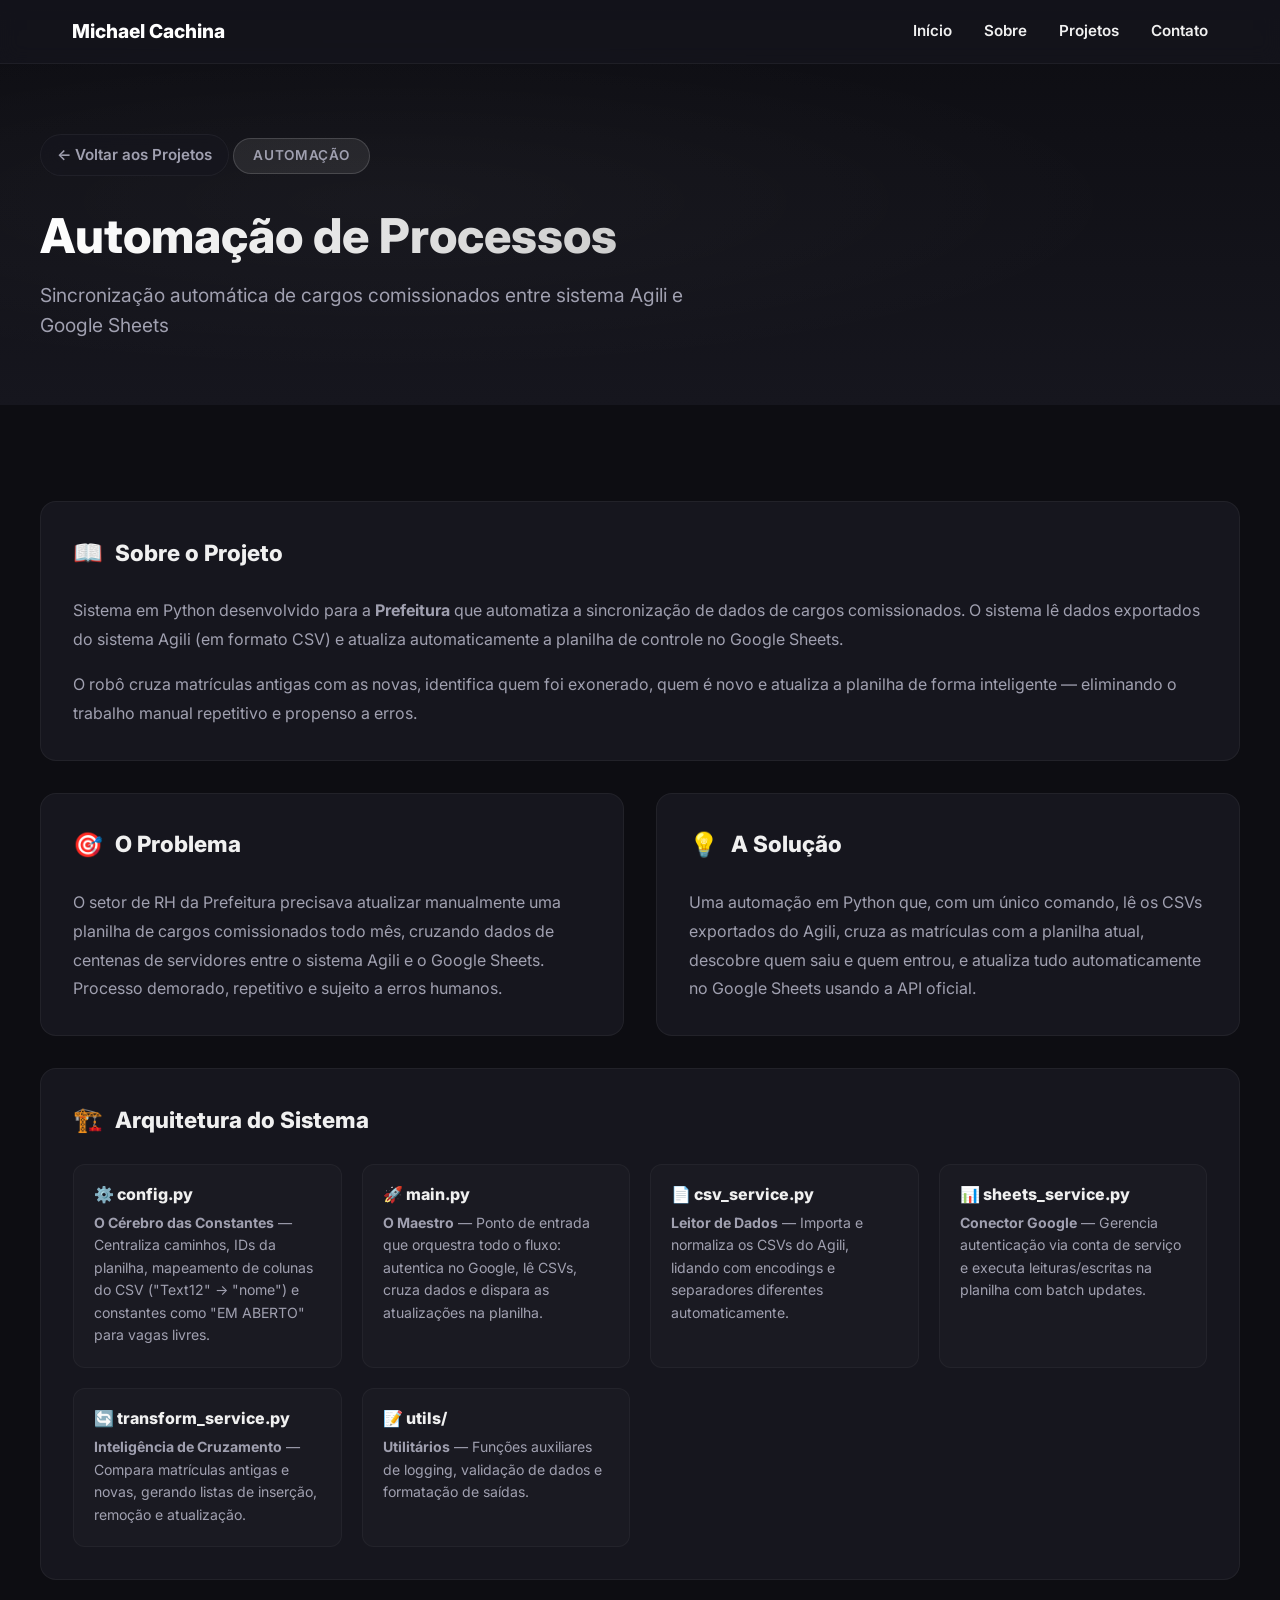
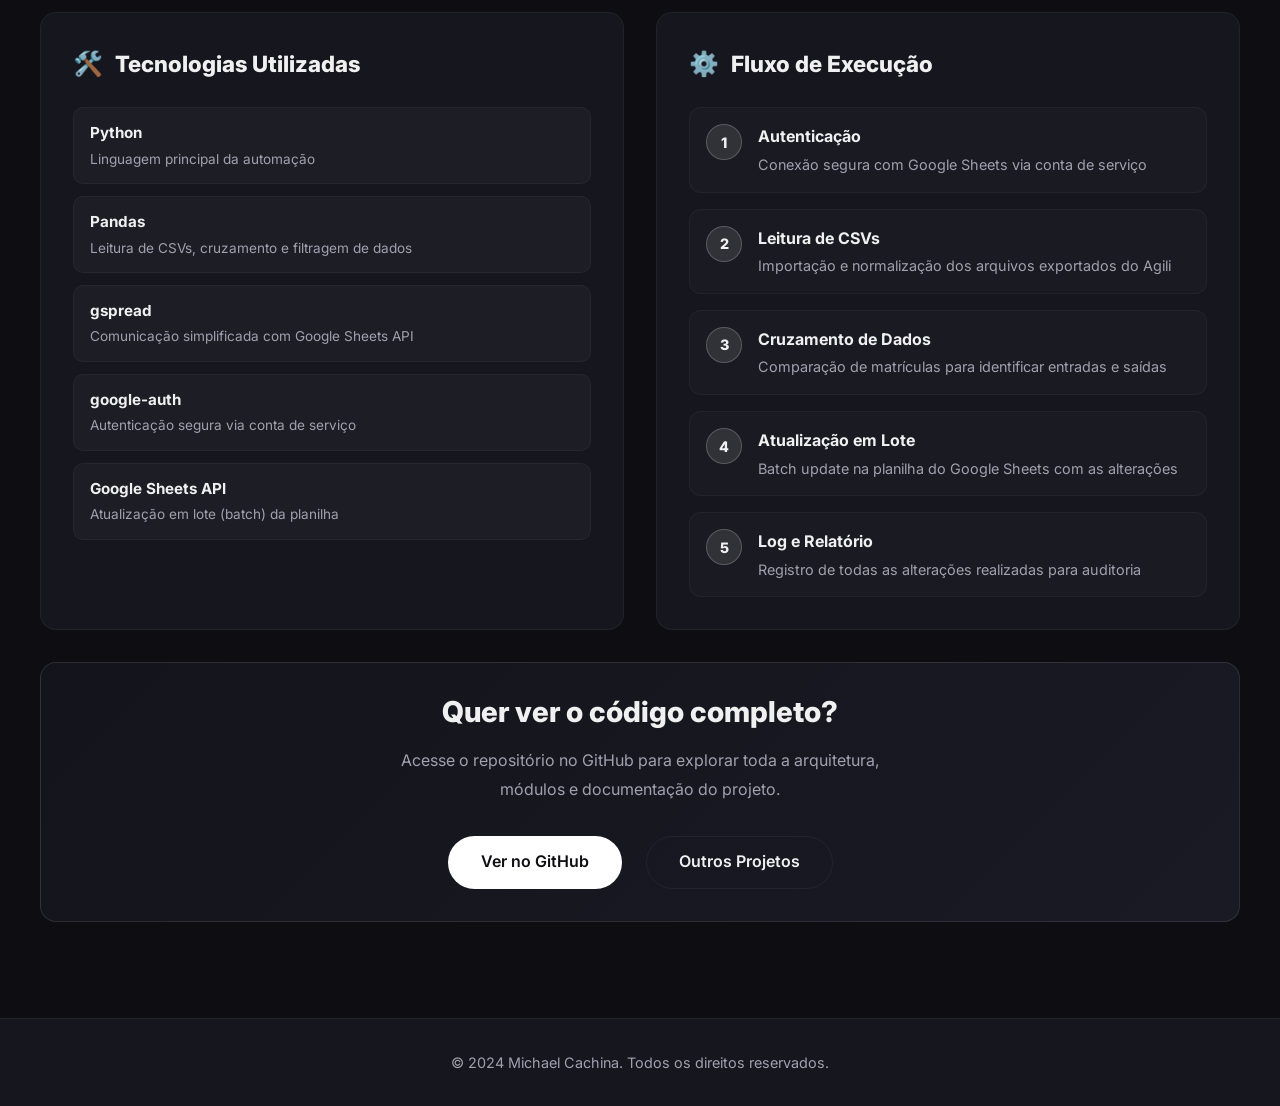
<file: projetos/automacao-processos.html>
<!DOCTYPE html>
<html lang="pt-BR">
<head>
    <meta charset="UTF-8">
    <meta name="viewport" content="width=device-width, initial-scale=1.0">
    <meta name="description" content="Projeto de Automação de Planilhas - Sincronização de Cargos Comissionados">
    <title>Automação de Processos | Michael Cachina</title>
    <link rel="preconnect" href="https://fonts.googleapis.com">
    <link rel="preconnect" href="https://fonts.gstatic.com" crossorigin>
    <link href="https://fonts.googleapis.com/css2?family=Inter:wght@300;400;600;800&display=swap" rel="stylesheet">
    <link rel="icon" type="image/png" href="../assets/image-removebg-preview.png">
    <link rel="stylesheet" href="../styles.css">
    <link rel="stylesheet" href="projeto-detalhe.css">
</head>
<body>
    <header class="navbar" id="navbar">
        <div class="nav-container">
            <a href="../index.html" class="nav-logo" style="font-weight: 800; font-size: 1.2rem; color: var(--accent-color);">
                Michael Cachina
            </a>
            <nav class="nav-links">
                <a href="../index.html#home">Início</a>
                <a href="../index.html#about">Sobre</a>
                <a href="../index.html#projects">Projetos</a>
                <a href="../index.html#contact">Contato</a>
            </nav>
        </div>
    </header>

    <main>
        <section class="project-detail-hero">
            <div class="project-detail-container fade-in">
                <a href="../index.html#projects" class="back-link">← Voltar aos Projetos</a>
                <div class="project-badge">Automação</div>
                <h1 class="project-detail-title">Automação de Processos</h1>
                <p class="project-detail-subtitle">Sincronização automática de cargos comissionados entre sistema Agili e Google Sheets</p>
            </div>
        </section>

        <section class="section">
            <div class="section-container slide-up">
                <div class="detail-grid">
                    <!-- Sobre o Projeto -->
                    <div class="detail-card detail-card-wide">
                        <div class="detail-card-header">
                            <span class="detail-icon">📖</span>
                            <h2>Sobre o Projeto</h2>
                        </div>
                        <p>Sistema em Python desenvolvido para a <strong>Prefeitura</strong> que automatiza a sincronização de dados de cargos comissionados. O sistema lê dados exportados do sistema Agili (em formato CSV) e atualiza automaticamente a planilha de controle no Google Sheets.</p>
                        <p>O robô cruza matrículas antigas com as novas, identifica quem foi exonerado, quem é novo e atualiza a planilha de forma inteligente — eliminando o trabalho manual repetitivo e propenso a erros.</p>
                    </div>

                    <!-- Problema -->
                    <div class="detail-card">
                        <div class="detail-card-header">
                            <span class="detail-icon">🎯</span>
                            <h2>O Problema</h2>
                        </div>
                        <p>O setor de RH da Prefeitura precisava atualizar manualmente uma planilha de cargos comissionados todo mês, cruzando dados de centenas de servidores entre o sistema Agili e o Google Sheets. Processo demorado, repetitivo e sujeito a erros humanos.</p>
                    </div>

                    <!-- Solução -->
                    <div class="detail-card">
                        <div class="detail-card-header">
                            <span class="detail-icon">💡</span>
                            <h2>A Solução</h2>
                        </div>
                        <p>Uma automação em Python que, com um único comando, lê os CSVs exportados do Agili, cruza as matrículas com a planilha atual, descobre quem saiu e quem entrou, e atualiza tudo automaticamente no Google Sheets usando a API oficial.</p>
                    </div>

                    <!-- Arquitetura -->
                    <div class="detail-card detail-card-wide">
                        <div class="detail-card-header">
                            <span class="detail-icon">🏗️</span>
                            <h2>Arquitetura do Sistema</h2>
                        </div>
                        <div class="architecture-grid">
                            <div class="arch-item">
                                <h3>⚙️ config.py</h3>
                                <p><strong>O Cérebro das Constantes</strong> — Centraliza caminhos, IDs da planilha, mapeamento de colunas do CSV ("Text12" → "nome") e constantes como "EM ABERTO" para vagas livres.</p>
                            </div>
                            <div class="arch-item">
                                <h3>🚀 main.py</h3>
                                <p><strong>O Maestro</strong> — Ponto de entrada que orquestra todo o fluxo: autentica no Google, lê CSVs, cruza dados e dispara as atualizações na planilha.</p>
                            </div>
                            <div class="arch-item">
                                <h3>📄 csv_service.py</h3>
                                <p><strong>Leitor de Dados</strong> — Importa e normaliza os CSVs do Agili, lidando com encodings e separadores diferentes automaticamente.</p>
                            </div>
                            <div class="arch-item">
                                <h3>📊 sheets_service.py</h3>
                                <p><strong>Conector Google</strong> — Gerencia autenticação via conta de serviço e executa leituras/escritas na planilha com batch updates.</p>
                            </div>
                            <div class="arch-item">
                                <h3>🔄 transform_service.py</h3>
                                <p><strong>Inteligência de Cruzamento</strong> — Compara matrículas antigas e novas, gerando listas de inserção, remoção e atualização.</p>
                            </div>
                            <div class="arch-item">
                                <h3>📝 utils/</h3>
                                <p><strong>Utilitários</strong> — Funções auxiliares de logging, validação de dados e formatação de saídas.</p>
                            </div>
                        </div>
                    </div>

                    <!-- Tecnologias -->
                    <div class="detail-card">
                        <div class="detail-card-header">
                            <span class="detail-icon">🛠️</span>
                            <h2>Tecnologias Utilizadas</h2>
                        </div>
                        <div class="tech-list">
                            <div class="tech-item">
                                <span class="tech-name">Python</span>
                                <span class="tech-desc">Linguagem principal da automação</span>
                            </div>
                            <div class="tech-item">
                                <span class="tech-name">Pandas</span>
                                <span class="tech-desc">Leitura de CSVs, cruzamento e filtragem de dados</span>
                            </div>
                            <div class="tech-item">
                                <span class="tech-name">gspread</span>
                                <span class="tech-desc">Comunicação simplificada com Google Sheets API</span>
                            </div>
                            <div class="tech-item">
                                <span class="tech-name">google-auth</span>
                                <span class="tech-desc">Autenticação segura via conta de serviço</span>
                            </div>
                            <div class="tech-item">
                                <span class="tech-name">Google Sheets API</span>
                                <span class="tech-desc">Atualização em lote (batch) da planilha</span>
                            </div>
                        </div>
                    </div>

                    <!-- Fluxo do Projeto -->
                    <div class="detail-card">
                        <div class="detail-card-header">
                            <span class="detail-icon">⚙️</span>
                            <h2>Fluxo de Execução</h2>
                        </div>
                        <div class="flow-steps">
                            <div class="flow-step">
                                <span class="flow-number">1</span>
                                <div>
                                    <strong>Autenticação</strong>
                                    <p>Conexão segura com Google Sheets via conta de serviço</p>
                                </div>
                            </div>
                            <div class="flow-step">
                                <span class="flow-number">2</span>
                                <div>
                                    <strong>Leitura de CSVs</strong>
                                    <p>Importação e normalização dos arquivos exportados do Agili</p>
                                </div>
                            </div>
                            <div class="flow-step">
                                <span class="flow-number">3</span>
                                <div>
                                    <strong>Cruzamento de Dados</strong>
                                    <p>Comparação de matrículas para identificar entradas e saídas</p>
                                </div>
                            </div>
                            <div class="flow-step">
                                <span class="flow-number">4</span>
                                <div>
                                    <strong>Atualização em Lote</strong>
                                    <p>Batch update na planilha do Google Sheets com as alterações</p>
                                </div>
                            </div>
                            <div class="flow-step">
                                <span class="flow-number">5</span>
                                <div>
                                    <strong>Log e Relatório</strong>
                                    <p>Registro de todas as alterações realizadas para auditoria</p>
                                </div>
                            </div>
                        </div>
                    </div>

                    <!-- CTA -->
                    <div class="detail-card detail-card-wide detail-cta">
                        <h2>Quer ver o código completo?</h2>
                        <p>Acesse o repositório no GitHub para explorar toda a arquitetura, módulos e documentação do projeto.</p>
                        <div class="detail-actions">
                            <a href="https://github.com/maycom306/Automa-o_Planilha" target="_blank" class="btn btn-primary">Ver no GitHub</a>
                            <a href="../index.html#projects" class="btn btn-secondary">Outros Projetos</a>
                        </div>
                    </div>
                </div>
            </div>
        </section>
    </main>

    <footer>
        <div class="footer-container">
            <p>&copy; 2024 Michael Cachina. Todos os direitos reservados.</p>
        </div>
    </footer>

    <script src="../main.js"></script>
</body>
</html>
</file>
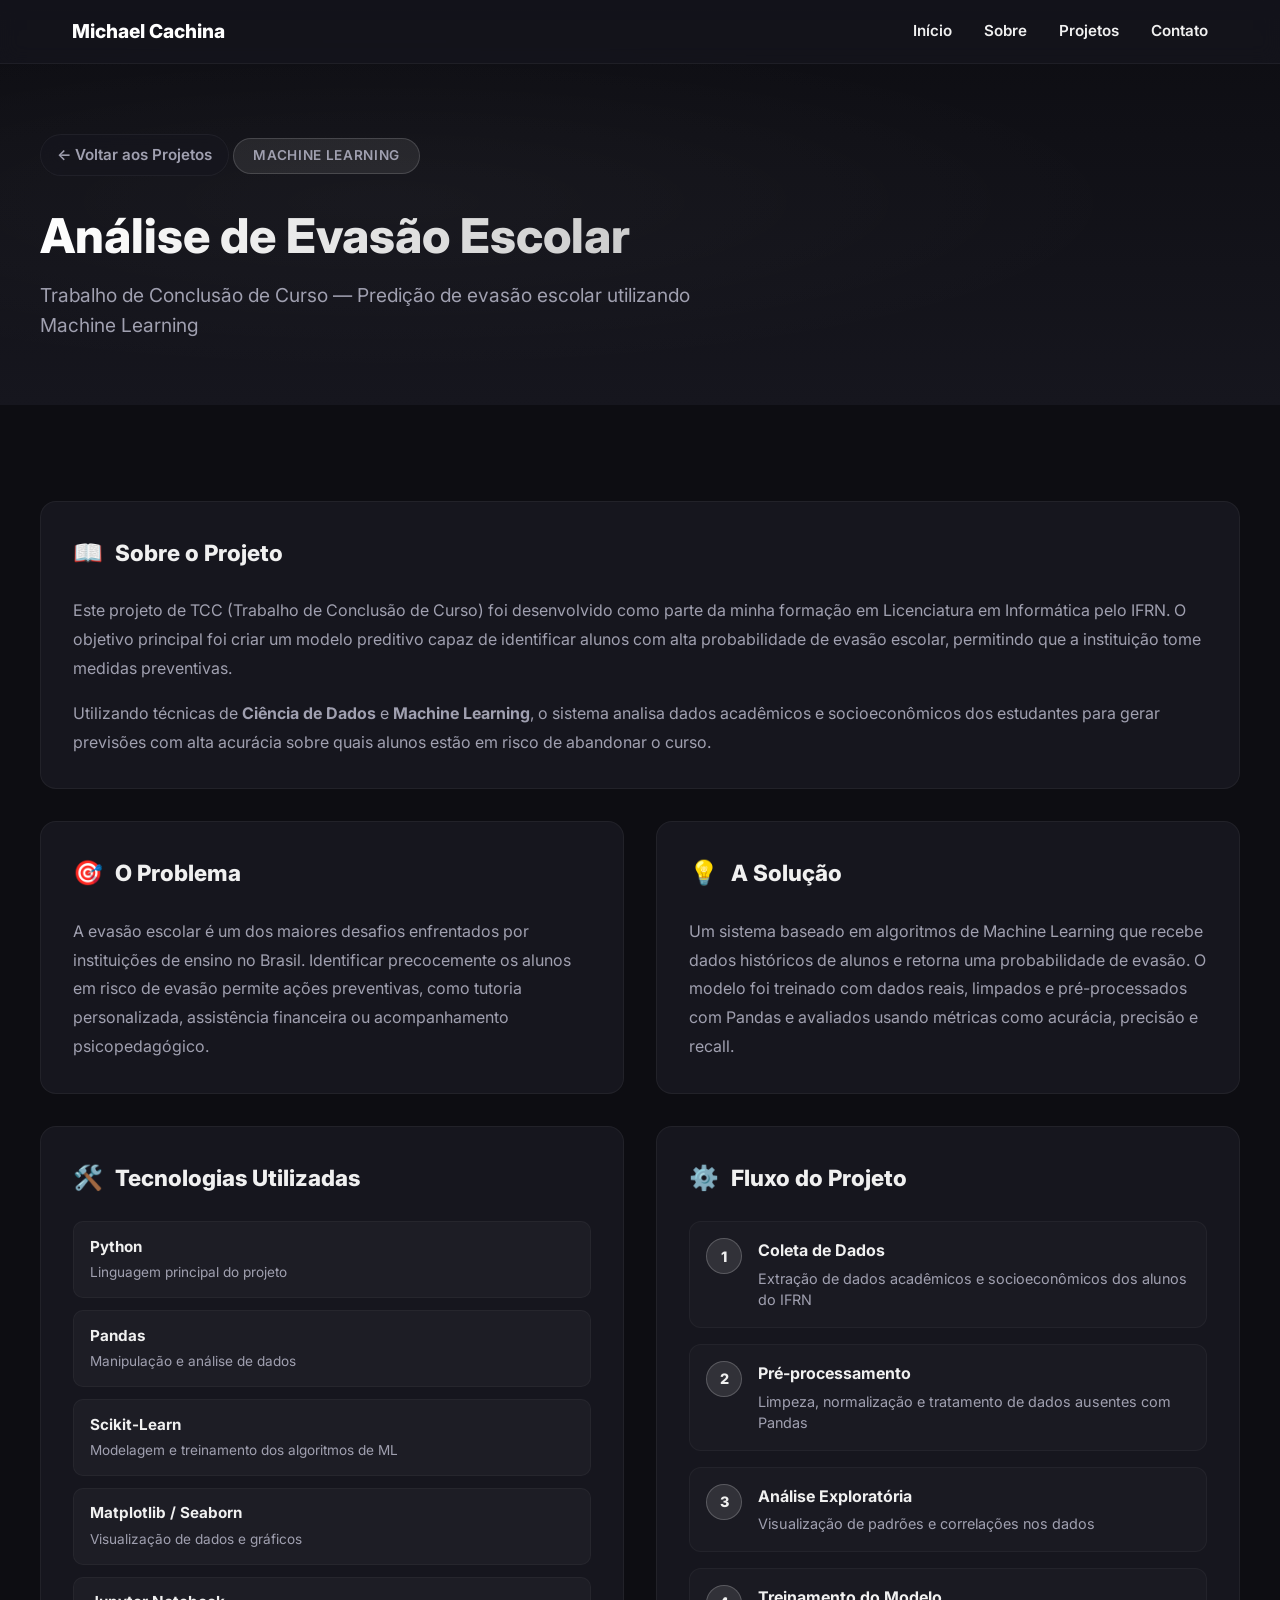
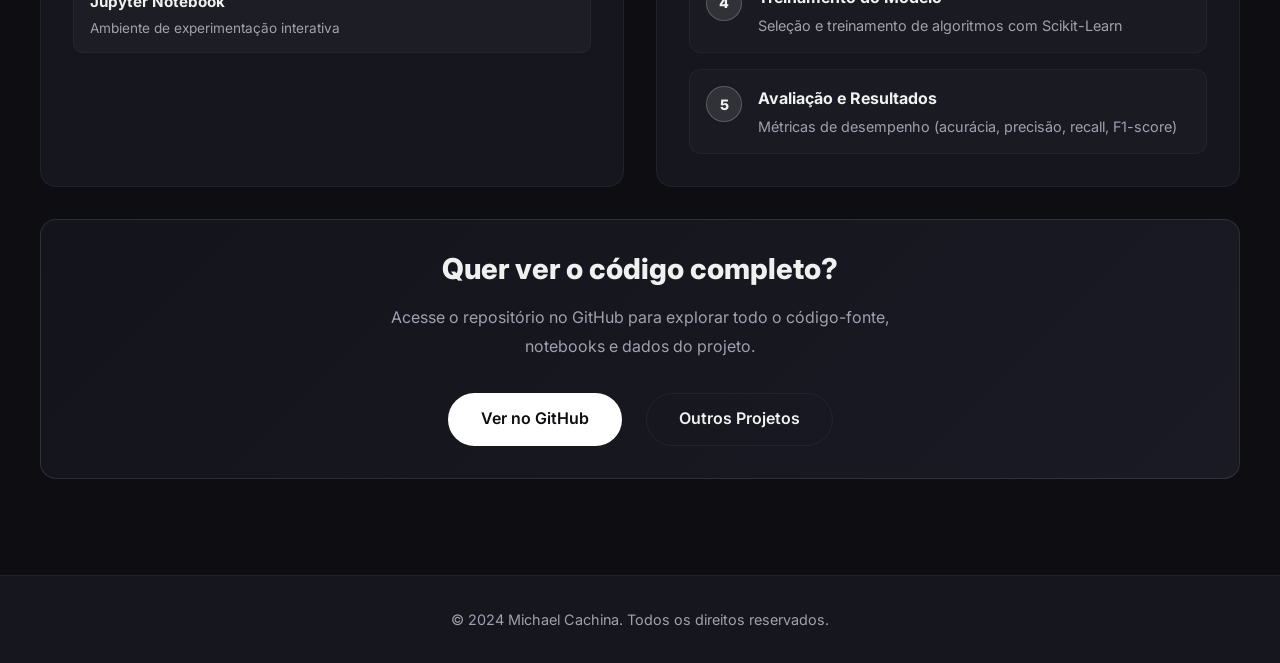
<file: projetos/evasao-escolar.html>
<!DOCTYPE html>
<html lang="pt-BR">

<head>
    <meta charset="UTF-8">
    <meta name="viewport" content="width=device-width, initial-scale=1.0">
    <meta name="description" content="Projeto de TCC - Análise de Evasão Escolar com Machine Learning">
    <title>Análise de Evasão Escolar | Michael Cachina</title>
    <link rel="preconnect" href="https://fonts.googleapis.com">
    <link rel="preconnect" href="https://fonts.gstatic.com" crossorigin>
    <link href="https://fonts.googleapis.com/css2?family=Inter:wght@300;400;600;800&display=swap" rel="stylesheet">
    <link rel="icon" type="image/png" href="../assets/image-removebg-preview.png">
    <link rel="stylesheet" href="../styles.css">
    <link rel="stylesheet" href="projeto-detalhe.css">
</head>

<body>
    <header class="navbar" id="navbar">
        <div class="nav-container">
            <a href="../index.html" class="nav-logo"
                style="font-weight: 800; font-size: 1.2rem; color: var(--accent-color);">
                Michael Cachina
            </a>
            <nav class="nav-links">
                <a href="../index.html#home">Início</a>
                <a href="../index.html#about">Sobre</a>
                <a href="../index.html#projects">Projetos</a>
                <a href="../index.html#contact">Contato</a>
            </nav>
        </div>
    </header>

    <main>
        <section class="project-detail-hero">
            <div class="project-detail-container fade-in">
                <a href="../index.html#projects" class="back-link">← Voltar aos Projetos</a>
                <div class="project-badge">Machine Learning</div>
                <h1 class="project-detail-title">Análise de Evasão Escolar</h1>
                <p class="project-detail-subtitle">Trabalho de Conclusão de Curso — Predição de evasão escolar
                    utilizando Machine Learning</p>
            </div>
        </section>

        <section class="section">
            <div class="section-container slide-up">
                <div class="detail-grid">
                    <!-- Sobre o Projeto -->
                    <div class="detail-card detail-card-wide">
                        <div class="detail-card-header">
                            <span class="detail-icon">📖</span>
                            <h2>Sobre o Projeto</h2>
                        </div>
                        <p>Este projeto de TCC (Trabalho de Conclusão de Curso) foi desenvolvido como parte da minha
                            formação em Licenciatura em Informática pelo IFRN. O objetivo principal foi criar um modelo
                            preditivo capaz de identificar alunos com alta probabilidade de evasão escolar, permitindo
                            que a instituição tome medidas preventivas.</p>
                        <p>Utilizando técnicas de <strong>Ciência de Dados</strong> e <strong>Machine Learning</strong>,
                            o sistema analisa dados acadêmicos e socioeconômicos dos estudantes para gerar previsões com
                            alta acurácia sobre quais alunos estão em risco de abandonar o curso.</p>
                    </div>

                    <!-- Problema -->
                    <div class="detail-card">
                        <div class="detail-card-header">
                            <span class="detail-icon">🎯</span>
                            <h2>O Problema</h2>
                        </div>
                        <p>A evasão escolar é um dos maiores desafios enfrentados por instituições de ensino no Brasil.
                            Identificar precocemente os alunos em risco de evasão permite ações preventivas, como
                            tutoria personalizada, assistência financeira ou acompanhamento psicopedagógico.</p>
                    </div>

                    <!-- Solução -->
                    <div class="detail-card">
                        <div class="detail-card-header">
                            <span class="detail-icon">💡</span>
                            <h2>A Solução</h2>
                        </div>
                        <p>Um sistema baseado em algoritmos de Machine Learning que recebe dados históricos de alunos e
                            retorna uma probabilidade de evasão. O modelo foi treinado com dados reais, limpados e
                            pré-processados com Pandas e avaliados usando métricas como acurácia, precisão e recall.</p>
                    </div>

                    <!-- Tecnologias -->
                    <div class="detail-card">
                        <div class="detail-card-header">
                            <span class="detail-icon">🛠️</span>
                            <h2>Tecnologias Utilizadas</h2>
                        </div>
                        <div class="tech-list">
                            <div class="tech-item">
                                <span class="tech-name">Python</span>
                                <span class="tech-desc">Linguagem principal do projeto</span>
                            </div>
                            <div class="tech-item">
                                <span class="tech-name">Pandas</span>
                                <span class="tech-desc">Manipulação e análise de dados</span>
                            </div>
                            <div class="tech-item">
                                <span class="tech-name">Scikit-Learn</span>
                                <span class="tech-desc">Modelagem e treinamento dos algoritmos de ML</span>
                            </div>
                            <div class="tech-item">
                                <span class="tech-name">Matplotlib / Seaborn</span>
                                <span class="tech-desc">Visualização de dados e gráficos</span>
                            </div>
                            <div class="tech-item">
                                <span class="tech-name">Jupyter Notebook</span>
                                <span class="tech-desc">Ambiente de experimentação interativa</span>
                            </div>
                        </div>
                    </div>

                    <!-- Fluxo do Projeto -->
                    <div class="detail-card">
                        <div class="detail-card-header">
                            <span class="detail-icon">⚙️</span>
                            <h2>Fluxo do Projeto</h2>
                        </div>
                        <div class="flow-steps">
                            <div class="flow-step">
                                <span class="flow-number">1</span>
                                <div>
                                    <strong>Coleta de Dados</strong>
                                    <p>Extração de dados acadêmicos e socioeconômicos dos alunos do IFRN</p>
                                </div>
                            </div>
                            <div class="flow-step">
                                <span class="flow-number">2</span>
                                <div>
                                    <strong>Pré-processamento</strong>
                                    <p>Limpeza, normalização e tratamento de dados ausentes com Pandas</p>
                                </div>
                            </div>
                            <div class="flow-step">
                                <span class="flow-number">3</span>
                                <div>
                                    <strong>Análise Exploratória</strong>
                                    <p>Visualização de padrões e correlações nos dados</p>
                                </div>
                            </div>
                            <div class="flow-step">
                                <span class="flow-number">4</span>
                                <div>
                                    <strong>Treinamento do Modelo</strong>
                                    <p>Seleção e treinamento de algoritmos com Scikit-Learn</p>
                                </div>
                            </div>
                            <div class="flow-step">
                                <span class="flow-number">5</span>
                                <div>
                                    <strong>Avaliação e Resultados</strong>
                                    <p>Métricas de desempenho (acurácia, precisão, recall, F1-score)</p>
                                </div>
                            </div>
                        </div>
                    </div>

                    <!-- CTA -->
                    <div class="detail-card detail-card-wide detail-cta">
                        <h2>Quer ver o código completo?</h2>
                        <p>Acesse o repositório no GitHub para explorar todo o código-fonte, notebooks e dados do
                            projeto.</p>
                        <div class="detail-actions">
                            <a href="https://github.com/maycom306/TCC_evas-o" target="_blank"
                                class="btn btn-primary">Ver no GitHub</a>
                            <a href="../index.html#projects" class="btn btn-secondary">Outros Projetos</a>
                        </div>
                    </div>
                </div>
            </div>
        </section>
    </main>

    <footer>
        <div class="footer-container">
            <p>&copy; 2024 Michael Cachina. Todos os direitos reservados.</p>
        </div>
    </footer>

    <script src="../main.js"></script>
</body>

</html>
</file>
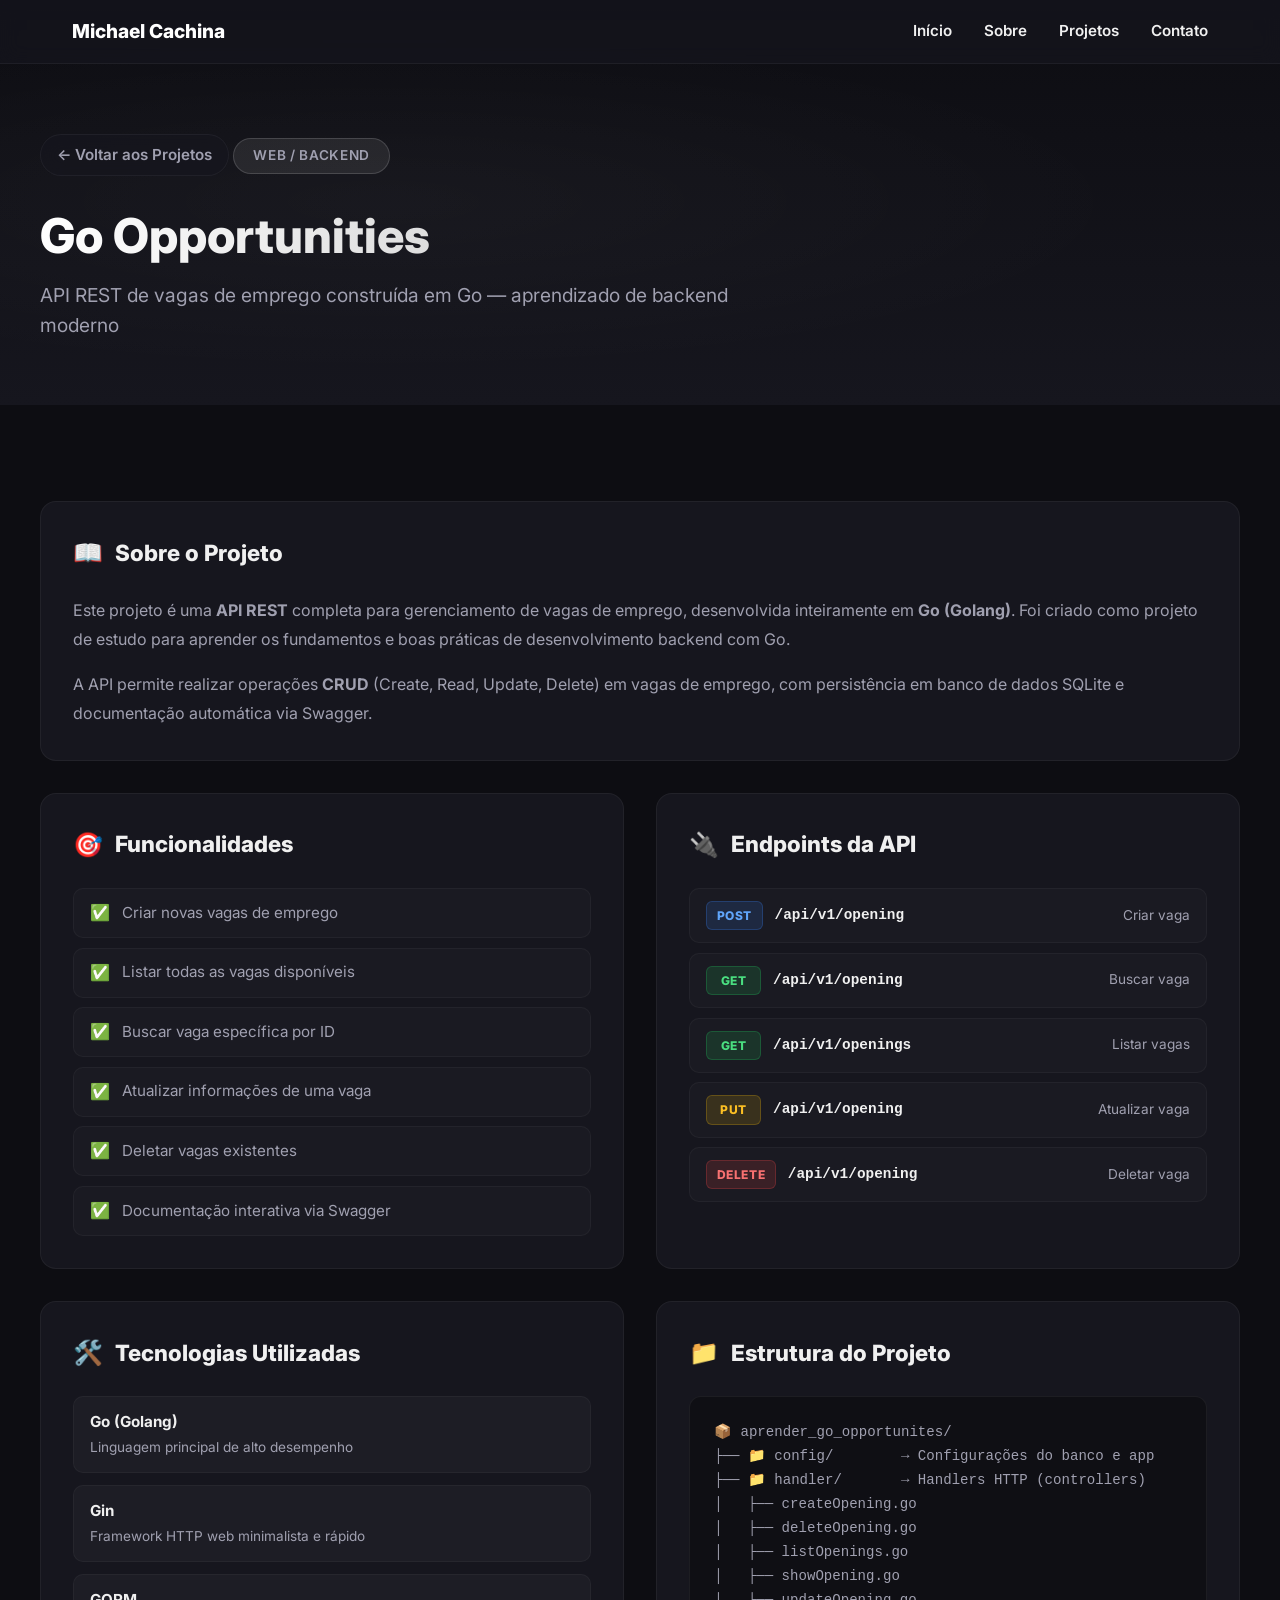
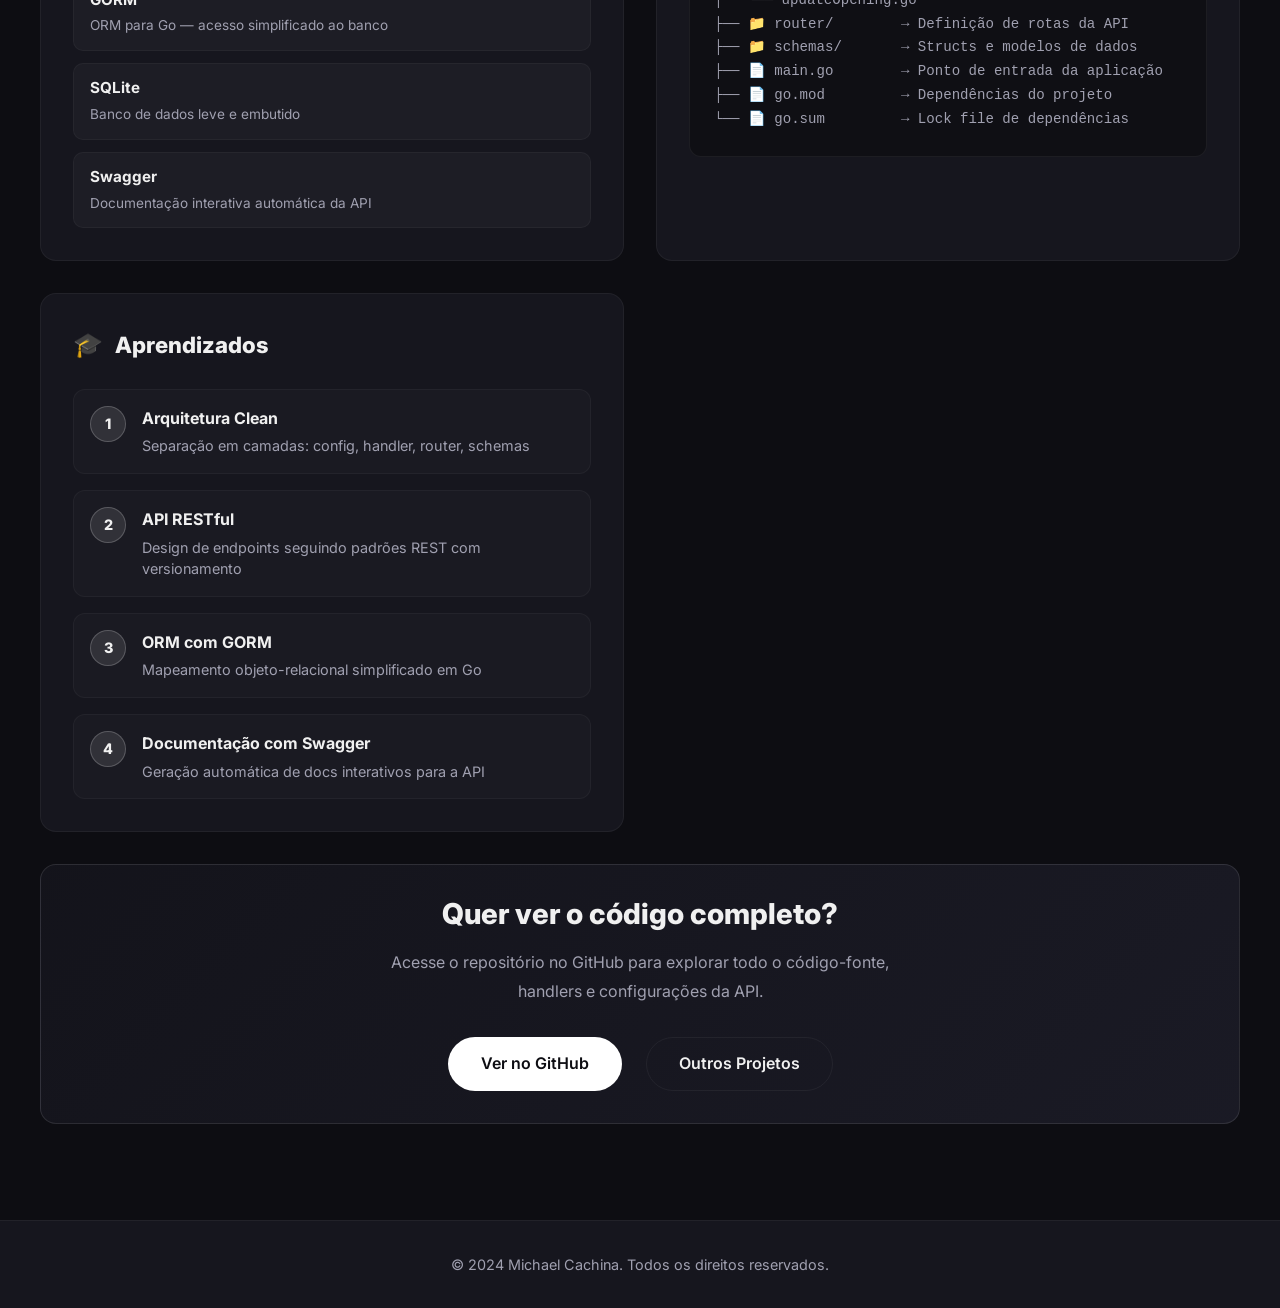
<file: projetos/go-opportunities.html>
<!DOCTYPE html>
<html lang="pt-BR">
<head>
    <meta charset="UTF-8">
    <meta name="viewport" content="width=device-width, initial-scale=1.0">
    <meta name="description" content="Projeto Go Opportunities - API de Vagas de Emprego em Go">
    <title>Go Opportunities | Michael Cachina</title>
    <link rel="preconnect" href="https://fonts.googleapis.com">
    <link rel="preconnect" href="https://fonts.gstatic.com" crossorigin>
    <link href="https://fonts.googleapis.com/css2?family=Inter:wght@300;400;600;800&display=swap" rel="stylesheet">
    <link rel="icon" type="image/png" href="../assets/image-removebg-preview.png">
    <link rel="stylesheet" href="../styles.css">
    <link rel="stylesheet" href="projeto-detalhe.css">
</head>
<body>
    <header class="navbar" id="navbar">
        <div class="nav-container">
            <a href="../index.html" class="nav-logo" style="font-weight: 800; font-size: 1.2rem; color: var(--accent-color);">
                Michael Cachina
            </a>
            <nav class="nav-links">
                <a href="../index.html#home">Início</a>
                <a href="../index.html#about">Sobre</a>
                <a href="../index.html#projects">Projetos</a>
                <a href="../index.html#contact">Contato</a>
            </nav>
        </div>
    </header>

    <main>
        <section class="project-detail-hero">
            <div class="project-detail-container fade-in">
                <a href="../index.html#projects" class="back-link">← Voltar aos Projetos</a>
                <div class="project-badge">Web / Backend</div>
                <h1 class="project-detail-title">Go Opportunities</h1>
                <p class="project-detail-subtitle">API REST de vagas de emprego construída em Go — aprendizado de backend moderno</p>
            </div>
        </section>

        <section class="section">
            <div class="section-container slide-up">
                <div class="detail-grid">
                    <!-- Sobre o Projeto -->
                    <div class="detail-card detail-card-wide">
                        <div class="detail-card-header">
                            <span class="detail-icon">📖</span>
                            <h2>Sobre o Projeto</h2>
                        </div>
                        <p>Este projeto é uma <strong>API REST</strong> completa para gerenciamento de vagas de emprego, desenvolvida inteiramente em <strong>Go (Golang)</strong>. Foi criado como projeto de estudo para aprender os fundamentos e boas práticas de desenvolvimento backend com Go.</p>
                        <p>A API permite realizar operações <strong>CRUD</strong> (Create, Read, Update, Delete) em vagas de emprego, com persistência em banco de dados SQLite e documentação automática via Swagger.</p>
                    </div>

                    <!-- Funcionalidades -->
                    <div class="detail-card">
                        <div class="detail-card-header">
                            <span class="detail-icon">🎯</span>
                            <h2>Funcionalidades</h2>
                        </div>
                        <div class="feature-list">
                            <div class="feature-item">
                                <span class="feature-check">✅</span>
                                <span>Criar novas vagas de emprego</span>
                            </div>
                            <div class="feature-item">
                                <span class="feature-check">✅</span>
                                <span>Listar todas as vagas disponíveis</span>
                            </div>
                            <div class="feature-item">
                                <span class="feature-check">✅</span>
                                <span>Buscar vaga específica por ID</span>
                            </div>
                            <div class="feature-item">
                                <span class="feature-check">✅</span>
                                <span>Atualizar informações de uma vaga</span>
                            </div>
                            <div class="feature-item">
                                <span class="feature-check">✅</span>
                                <span>Deletar vagas existentes</span>
                            </div>
                            <div class="feature-item">
                                <span class="feature-check">✅</span>
                                <span>Documentação interativa via Swagger</span>
                            </div>
                        </div>
                    </div>

                    <!-- Endpoints da API -->
                    <div class="detail-card">
                        <div class="detail-card-header">
                            <span class="detail-icon">🔌</span>
                            <h2>Endpoints da API</h2>
                        </div>
                        <div class="api-endpoints">
                            <div class="endpoint">
                                <span class="method method-post">POST</span>
                                <code>/api/v1/opening</code>
                                <span class="endpoint-desc">Criar vaga</span>
                            </div>
                            <div class="endpoint">
                                <span class="method method-get">GET</span>
                                <code>/api/v1/opening</code>
                                <span class="endpoint-desc">Buscar vaga</span>
                            </div>
                            <div class="endpoint">
                                <span class="method method-get">GET</span>
                                <code>/api/v1/openings</code>
                                <span class="endpoint-desc">Listar vagas</span>
                            </div>
                            <div class="endpoint">
                                <span class="method method-put">PUT</span>
                                <code>/api/v1/opening</code>
                                <span class="endpoint-desc">Atualizar vaga</span>
                            </div>
                            <div class="endpoint">
                                <span class="method method-delete">DELETE</span>
                                <code>/api/v1/opening</code>
                                <span class="endpoint-desc">Deletar vaga</span>
                            </div>
                        </div>
                    </div>

                    <!-- Tecnologias -->
                    <div class="detail-card">
                        <div class="detail-card-header">
                            <span class="detail-icon">🛠️</span>
                            <h2>Tecnologias Utilizadas</h2>
                        </div>
                        <div class="tech-list">
                            <div class="tech-item">
                                <span class="tech-name">Go (Golang)</span>
                                <span class="tech-desc">Linguagem principal de alto desempenho</span>
                            </div>
                            <div class="tech-item">
                                <span class="tech-name">Gin</span>
                                <span class="tech-desc">Framework HTTP web minimalista e rápido</span>
                            </div>
                            <div class="tech-item">
                                <span class="tech-name">GORM</span>
                                <span class="tech-desc">ORM para Go — acesso simplificado ao banco</span>
                            </div>
                            <div class="tech-item">
                                <span class="tech-name">SQLite</span>
                                <span class="tech-desc">Banco de dados leve e embutido</span>
                            </div>
                            <div class="tech-item">
                                <span class="tech-name">Swagger</span>
                                <span class="tech-desc">Documentação interativa automática da API</span>
                            </div>
                        </div>
                    </div>

                    <!-- Estrutura -->
                    <div class="detail-card">
                        <div class="detail-card-header">
                            <span class="detail-icon">📁</span>
                            <h2>Estrutura do Projeto</h2>
                        </div>
                        <div class="code-structure">
                            <pre><code>📦 aprender_go_opportunites/
├── 📁 config/        → Configurações do banco e app
├── 📁 handler/       → Handlers HTTP (controllers)
│   ├── createOpening.go
│   ├── deleteOpening.go
│   ├── listOpenings.go
│   ├── showOpening.go
│   └── updateOpening.go
├── 📁 router/        → Definição de rotas da API
├── 📁 schemas/       → Structs e modelos de dados
├── 📄 main.go        → Ponto de entrada da aplicação
├── 📄 go.mod         → Dependências do projeto
└── 📄 go.sum         → Lock file de dependências</code></pre>
                        </div>
                    </div>

                    <!-- Aprendizados -->
                    <div class="detail-card">
                        <div class="detail-card-header">
                            <span class="detail-icon">🎓</span>
                            <h2>Aprendizados</h2>
                        </div>
                        <div class="flow-steps">
                            <div class="flow-step">
                                <span class="flow-number">1</span>
                                <div>
                                    <strong>Arquitetura Clean</strong>
                                    <p>Separação em camadas: config, handler, router, schemas</p>
                                </div>
                            </div>
                            <div class="flow-step">
                                <span class="flow-number">2</span>
                                <div>
                                    <strong>API RESTful</strong>
                                    <p>Design de endpoints seguindo padrões REST com versionamento</p>
                                </div>
                            </div>
                            <div class="flow-step">
                                <span class="flow-number">3</span>
                                <div>
                                    <strong>ORM com GORM</strong>
                                    <p>Mapeamento objeto-relacional simplificado em Go</p>
                                </div>
                            </div>
                            <div class="flow-step">
                                <span class="flow-number">4</span>
                                <div>
                                    <strong>Documentação com Swagger</strong>
                                    <p>Geração automática de docs interativos para a API</p>
                                </div>
                            </div>
                        </div>
                    </div>

                    <!-- CTA -->
                    <div class="detail-card detail-card-wide detail-cta">
                        <h2>Quer ver o código completo?</h2>
                        <p>Acesse o repositório no GitHub para explorar todo o código-fonte, handlers e configurações da API.</p>
                        <div class="detail-actions">
                            <a href="https://github.com/maycom306/aprender_go_opportunites" target="_blank" class="btn btn-primary">Ver no GitHub</a>
                            <a href="../index.html#projects" class="btn btn-secondary">Outros Projetos</a>
                        </div>
                    </div>
                </div>
            </div>
        </section>
    </main>

    <footer>
        <div class="footer-container">
            <p>&copy; 2024 Michael Cachina. Todos os direitos reservados.</p>
        </div>
    </footer>

    <script src="../main.js"></script>
</body>
</html>
</file>
<file: styles.css>
:root {
    --bg-color: #0d0d12;
    --bg-secondary: #16161e;
    --text-primary: #f0f0f0;
    --text-secondary: #a0a0b0;
    --accent-color: #ffffff; /* White from the logo */
    --accent-glow: rgba(255, 255, 255, 0.1);
    --border-color: rgba(255, 255, 255, 0.05);
    --glass-bg: rgba(22, 22, 30, 0.7);
    --font-family: 'Inter', sans-serif;
    --transition-speed: 0.3s;
}

* {
    margin: 0;
    padding: 0;
    box-sizing: border-box;
}

html {
    scroll-behavior: smooth;
}

body {
    font-family: var(--font-family);
    background-color: var(--bg-color);
    color: var(--text-primary);
    line-height: 1.6;
    overflow-x: hidden;
}

/* Typography */
h1, h2, h3 {
    font-weight: 800;
    line-height: 1.2;
}

a {
    text-decoration: none;
    color: var(--text-primary);
    transition: color var(--transition-speed);
}

/* Navbar */
.navbar {
    position: fixed;
    top: 0;
    width: 100%;
    z-index: 1000;
    background: var(--glass-bg);
    backdrop-filter: blur(10px);
    -webkit-backdrop-filter: blur(10px);
    border-bottom: 1px solid var(--border-color);
    transition: all var(--transition-speed);
}

.nav-container {
    max-width: 1200px;
    margin: 0 auto;
    padding: 1rem 2rem;
    display: flex;
    justify-content: space-between;
    align-items: center;
}

.logo-img-small {
    height: 40px;
    border-radius: 50%;
    transition: transform 0.3s ease;
}

.logo-img-small:hover {
    transform: scale(1.1);
}

.nav-links {
    display: flex;
    gap: 2rem;
}

.nav-links a {
    font-weight: 600;
    font-size: 0.95rem;
    position: relative;
}

.nav-links a::after {
    content: '';
    position: absolute;
    width: 0;
    height: 2px;
    bottom: -4px;
    left: 0;
    background-color: var(--accent-color);
    transition: width var(--transition-speed);
}

.nav-links a:hover::after {
    width: 100%;
}

/* Hero Section */
.hero {
    min-height: 100vh;
    display: flex;
    align-items: center;
    justify-content: center;
    position: relative;
    padding: 0 2rem;
    overflow: hidden;
    background: url('assets/hero-bg.png') center center / cover no-repeat;
}

.hero-background {
    position: absolute;
    inset: 0;
    background: linear-gradient(
        180deg,
        rgba(13, 13, 18, 0.4) 0%,
        rgba(13, 13, 18, 0.6) 50%,
        rgba(13, 13, 18, 0.95) 100%
    );
    z-index: 1;
}

.hero-content {
    text-align: center;
    z-index: 2;
    max-width: 800px;
}

.hero-logo {
    width: 150px;
    height: 150px;
    border-radius: 50%;
    margin-bottom: 2rem;
    box-shadow: 0 10px 30px rgba(0, 0, 0, 0.5), 0 0 40px var(--accent-glow);
    border: 2px solid var(--border-color);
}

.floating {
    animation: floating 3s ease-in-out infinite;
}

@keyframes floating {
    0% { transform: translateY(0px); }
    50% { transform: translateY(-15px); }
    100% { transform: translateY(0px); }
}

.hero-title {
    font-size: 3.5rem;
    margin-bottom: 1rem;
    background: linear-gradient(to right, #fff, #3b82f6, #888);
    -webkit-background-clip: text;
    -webkit-text-fill-color: transparent;
}

.hero-subtitle {
    font-size: 1.25rem;
    color: var(--text-secondary);
    margin-bottom: 2.5rem;
}

.hero-cta {
    display: flex;
    gap: 1.5rem;
    justify-content: center;
}

/* Buttons */
.btn {
    padding: 0.8rem 2rem;
    border-radius: 50px;
    font-weight: 600;
    font-size: 1rem;
    cursor: pointer;
    transition: all 0.3s ease;
    border: 1px solid transparent;
}

.btn-primary {
    background-color: var(--accent-color);
    color: var(--bg-color);
}

.btn-primary:hover {
    background-color: transparent;
    color: var(--accent-color);
    border-color: var(--accent-color);
    box-shadow: 0 0 20px var(--accent-glow);
}

.btn-secondary {
    background-color: transparent;
    border-color: var(--border-color);
    color: var(--text-primary);
}

.btn-secondary:hover {
    background-color: rgba(255, 255, 255, 0.05);
    border-color: var(--accent-color);
}

.btn-whatsapp {
    background-color: #25D366;
    color: #fff;
    border-color: #25D366;
    display: inline-flex;
    align-items: center;
}

.btn-whatsapp:hover {
    background-color: #1ebe5d;
    border-color: #1ebe5d;
    color: #fff;
    box-shadow: 0 0 20px rgba(37, 211, 102, 0.4);
    transform: translateY(-2px);
}


/* Sections */
.section {
    padding: 6rem 2rem;
}

.section-darker {
    background-color: var(--bg-secondary);
}

.section-container {
    max-width: 1200px;
    margin: 0 auto;
}

.section-title {
    font-size: 2.5rem;
    margin-bottom: 3rem;
    text-align: center;
    position: relative;
}

.section-title::after {
    content: '';
    position: absolute;
    width: 60px;
    height: 3px;
    background-color: var(--accent-color);
    bottom: -15px;
    left: 50%;
    transform: translateX(-50%);
}

/* About */
.about-content {
    display: grid;
    grid-template-columns: 1fr 1fr;
    gap: 4rem;
    align-items: center;
}

.about-text p {
    color: var(--text-secondary);
    margin-bottom: 1.5rem;
    font-size: 1.1rem;
}

.about-skills {
    display: flex;
    flex-wrap: wrap;
    gap: 1rem;
}

.skill-tag {
    background: var(--bg-secondary);
    border: 1px solid var(--border-color);
    padding: 0.5rem 1.2rem;
    border-radius: 50px;
    font-size: 0.9rem;
    font-weight: 600;
    transition: all 0.3s ease;
}

.skill-tag:hover {
    border-color: var(--accent-color);
    box-shadow: 0 0 15px var(--accent-glow);
    transform: translateY(-3px);
}

/* Projects */
.projects-grid {
    display: grid;
    grid-template-columns: repeat(auto-fit, minmax(300px, 1fr));
    gap: 2rem;
}

.project-card {
    background: var(--bg-color);
    border: 1px solid var(--border-color);
    border-radius: 15px;
    overflow: hidden;
    transition: all 0.4s ease;
}

.project-card:hover {
    transform: translateY(-10px);
    border-color: rgba(255, 255, 255, 0.2);
    box-shadow: 0 10px 30px rgba(0, 0, 0, 0.5);
}

.project-img-placeholder {
    height: 200px;
    background: linear-gradient(45deg, #16161e, #2a2a35);
    display: flex;
    align-items: center;
    justify-content: center;
    color: var(--text-secondary);
    font-weight: 600;
    font-size: 1.2rem;
}

.project-info {
    padding: 1.5rem;
}

.project-info h3 {
    font-size: 1.3rem;
    margin-bottom: 0.5rem;
}

.project-info p {
    color: var(--text-secondary);
    margin-bottom: 1.5rem;
    font-size: 0.95rem;
}

.btn-link {
    color: var(--accent-color);
    font-weight: 600;
    font-size: 0.9rem;
    display: inline-flex;
    align-items: center;
}

.btn-link:hover {
    text-decoration: underline;
}

/* Project Links */
.project-links {
    display: flex;
    gap: 1.5rem;
    align-items: center;
}

.btn-link-secondary {
    color: var(--text-secondary);
    font-size: 0.85rem;
}

.btn-link-secondary:hover {
    color: var(--accent-color);
}

/* Contact */
.contact-text {
    text-align: center;
    color: var(--text-secondary);
    margin-bottom: 2rem;
    font-size: 1.1rem;
}

.contact-methods {
    display: flex;
    justify-content: center;
    gap: 1.5rem;
    flex-wrap: wrap;
}

/* Footer */
footer {
    padding: 2rem;
    text-align: center;
    border-top: 1px solid var(--border-color);
    background: var(--bg-secondary);
}

footer p {
    color: var(--text-secondary);
    font-size: 0.9rem;
}

/* Animations (triggered via JS) */
.fade-in {
    opacity: 0;
    transform: translateY(20px);
    transition: opacity 0.8s ease, transform 0.8s ease;
}

.fade-in.visible {
    opacity: 1;
    transform: translateY(0);
}

.slide-up {
    opacity: 0;
    transform: translateY(40px);
    transition: opacity 0.8s ease, transform 0.8s ease;
}

.slide-up.visible {
    opacity: 1;
    transform: translateY(0);
}

/* Responsive */
@media (max-width: 768px) {
    .hero-title { font-size: 2.5rem; }
    .hero-subtitle { font-size: 1.1rem; }
    .about-content { grid-template-columns: 1fr; }
    .nav-links { display: none; /* Add a hamburger menu for full implementation */ }
    .hero-cta { flex-direction: column; }
}
</file>
<file: projetos/projeto-detalhe.css>
/* ===========================
   Projeto Detalhe — Estilos
   =========================== */

/* Hero da Página de Detalhe */
.project-detail-hero {
    min-height: 45vh;
    display: flex;
    align-items: flex-end;
    padding: 0 2rem 4rem;
    position: relative;
    background: linear-gradient(180deg, var(--bg-color) 0%, var(--bg-secondary) 100%);
    overflow: hidden;
}

.project-detail-hero::before {
    content: '';
    position: absolute;
    top: 0;
    left: 0;
    right: 0;
    bottom: 0;
    background: radial-gradient(ellipse at 30% 50%, rgba(255, 255, 255, 0.03) 0%, transparent 60%);
    pointer-events: none;
}

.project-detail-container {
    max-width: 1200px;
    margin: 0 auto;
    width: 100%;
    z-index: 2;
    padding-top: 100px;
}

.back-link {
    display: inline-flex;
    align-items: center;
    color: var(--text-secondary);
    font-size: 0.95rem;
    font-weight: 600;
    margin-bottom: 2rem;
    transition: all 0.3s ease;
    padding: 0.5rem 1rem;
    border-radius: 50px;
    border: 1px solid var(--border-color);
    background: var(--glass-bg);
    backdrop-filter: blur(10px);
}

.back-link:hover {
    color: var(--accent-color);
    border-color: var(--accent-color);
    box-shadow: 0 0 15px var(--accent-glow);
    transform: translateX(-5px);
}

.project-badge {
    display: inline-block;
    padding: 0.4rem 1.2rem;
    border-radius: 50px;
    font-size: 0.85rem;
    font-weight: 600;
    background: rgba(255, 255, 255, 0.08);
    border: 1px solid rgba(255, 255, 255, 0.15);
    color: var(--text-secondary);
    margin-bottom: 1.5rem;
    letter-spacing: 0.05em;
    text-transform: uppercase;
}

.project-detail-title {
    font-size: 3rem;
    margin-bottom: 1rem;
    background: linear-gradient(to right, #fff, #999);
    -webkit-background-clip: text;
    -webkit-text-fill-color: transparent;
    line-height: 1.15;
}

.project-detail-subtitle {
    font-size: 1.2rem;
    color: var(--text-secondary);
    max-width: 700px;
    line-height: 1.6;
}

/* Grade de Detalhes */
.detail-grid {
    display: grid;
    grid-template-columns: repeat(2, 1fr);
    gap: 2rem;
}

.detail-card {
    background: var(--bg-secondary);
    border: 1px solid var(--border-color);
    border-radius: 16px;
    padding: 2rem;
    transition: all 0.4s ease;
}

.detail-card:hover {
    border-color: rgba(255, 255, 255, 0.15);
    box-shadow: 0 8px 30px rgba(0, 0, 0, 0.3);
    transform: translateY(-4px);
}

.detail-card-wide {
    grid-column: 1 / -1;
}

.detail-card-header {
    display: flex;
    align-items: center;
    gap: 0.75rem;
    margin-bottom: 1.5rem;
}

.detail-icon {
    font-size: 1.5rem;
}

.detail-card-header h2 {
    font-size: 1.4rem;
    font-weight: 800;
    margin: 0;
}

.detail-card p {
    color: var(--text-secondary);
    line-height: 1.8;
    margin-bottom: 1rem;
    font-size: 1rem;
}

.detail-card p:last-child {
    margin-bottom: 0;
}

/* Tech List */
.tech-list {
    display: flex;
    flex-direction: column;
    gap: 0.75rem;
}

.tech-item {
    display: flex;
    flex-direction: column;
    gap: 0.2rem;
    padding: 0.8rem 1rem;
    border-radius: 10px;
    background: rgba(255, 255, 255, 0.03);
    border: 1px solid rgba(255, 255, 255, 0.04);
    transition: all 0.3s ease;
}

.tech-item:hover {
    background: rgba(255, 255, 255, 0.06);
    border-color: rgba(255, 255, 255, 0.1);
}

.tech-name {
    font-weight: 700;
    font-size: 0.95rem;
    color: var(--text-primary);
}

.tech-desc {
    font-size: 0.85rem;
    color: var(--text-secondary);
}

/* Flow Steps */
.flow-steps {
    display: flex;
    flex-direction: column;
    gap: 1rem;
}

.flow-step {
    display: flex;
    gap: 1rem;
    align-items: flex-start;
    padding: 1rem;
    border-radius: 12px;
    background: rgba(255, 255, 255, 0.02);
    border: 1px solid rgba(255, 255, 255, 0.04);
    transition: all 0.3s ease;
}

.flow-step:hover {
    background: rgba(255, 255, 255, 0.05);
    border-color: rgba(255, 255, 255, 0.1);
    transform: translateX(5px);
}

.flow-number {
    display: flex;
    align-items: center;
    justify-content: center;
    min-width: 36px;
    height: 36px;
    border-radius: 50%;
    background: rgba(255, 255, 255, 0.1);
    border: 1px solid rgba(255, 255, 255, 0.2);
    font-weight: 800;
    font-size: 0.9rem;
    color: var(--text-primary);
    flex-shrink: 0;
}

.flow-step strong {
    display: block;
    margin-bottom: 0.25rem;
    color: var(--text-primary);
}

.flow-step p {
    margin: 0;
    font-size: 0.9rem;
    color: var(--text-secondary);
    line-height: 1.5;
}

/* Architecture Grid */
.architecture-grid {
    display: grid;
    grid-template-columns: repeat(auto-fit, minmax(250px, 1fr));
    gap: 1.25rem;
}

.arch-item {
    padding: 1.25rem;
    border-radius: 12px;
    background: rgba(255, 255, 255, 0.02);
    border: 1px solid rgba(255, 255, 255, 0.04);
    transition: all 0.3s ease;
}

.arch-item:hover {
    background: rgba(255, 255, 255, 0.05);
    border-color: rgba(255, 255, 255, 0.12);
    transform: translateY(-3px);
}

.arch-item h3 {
    font-size: 1rem;
    margin-bottom: 0.5rem;
    color: var(--text-primary);
}

.arch-item p {
    font-size: 0.88rem;
    color: var(--text-secondary);
    line-height: 1.6;
    margin: 0;
}

/* Feature List */
.feature-list {
    display: flex;
    flex-direction: column;
    gap: 0.6rem;
}

.feature-item {
    display: flex;
    align-items: center;
    gap: 0.75rem;
    padding: 0.7rem 1rem;
    border-radius: 10px;
    background: rgba(255, 255, 255, 0.02);
    border: 1px solid rgba(255, 255, 255, 0.04);
    font-size: 0.95rem;
    color: var(--text-secondary);
    transition: all 0.3s ease;
}

.feature-item:hover {
    background: rgba(255, 255, 255, 0.05);
    border-color: rgba(255, 255, 255, 0.1);
}

.feature-check {
    font-size: 1rem;
    flex-shrink: 0;
}

/* API Endpoints */
.api-endpoints {
    display: flex;
    flex-direction: column;
    gap: 0.6rem;
}

.endpoint {
    display: flex;
    align-items: center;
    gap: 0.75rem;
    padding: 0.75rem 1rem;
    border-radius: 10px;
    background: rgba(255, 255, 255, 0.02);
    border: 1px solid rgba(255, 255, 255, 0.04);
    transition: all 0.3s ease;
}

.endpoint:hover {
    background: rgba(255, 255, 255, 0.05);
    border-color: rgba(255, 255, 255, 0.1);
}

.method {
    padding: 0.25rem 0.6rem;
    border-radius: 6px;
    font-size: 0.75rem;
    font-weight: 800;
    letter-spacing: 0.05em;
    flex-shrink: 0;
    min-width: 55px;
    text-align: center;
}

.method-get {
    background: rgba(34, 197, 94, 0.15);
    color: #4ade80;
    border: 1px solid rgba(34, 197, 94, 0.25);
}

.method-post {
    background: rgba(59, 130, 246, 0.15);
    color: #60a5fa;
    border: 1px solid rgba(59, 130, 246, 0.25);
}

.method-put {
    background: rgba(234, 179, 8, 0.15);
    color: #fbbf24;
    border: 1px solid rgba(234, 179, 8, 0.25);
}

.method-delete {
    background: rgba(239, 68, 68, 0.15);
    color: #f87171;
    border: 1px solid rgba(239, 68, 68, 0.25);
}

.endpoint code {
    font-family: 'Courier New', Courier, monospace;
    font-size: 0.9rem;
    color: var(--text-primary);
    font-weight: 600;
}

.endpoint-desc {
    margin-left: auto;
    font-size: 0.85rem;
    color: var(--text-secondary);
}

/* Code Structure */
.code-structure {
    background: rgba(0, 0, 0, 0.3);
    border: 1px solid rgba(255, 255, 255, 0.06);
    border-radius: 12px;
    padding: 1.5rem;
    overflow-x: auto;
}

.code-structure pre {
    margin: 0;
}

.code-structure code {
    font-family: 'Courier New', Courier, monospace;
    font-size: 0.88rem;
    line-height: 1.7;
    color: var(--text-secondary);
}

/* CTA Card */
.detail-cta {
    text-align: center;
    background: linear-gradient(135deg, rgba(22, 22, 30, 0.8), rgba(30, 30, 42, 0.8));
    border-color: rgba(255, 255, 255, 0.1);
}

.detail-cta h2 {
    font-size: 1.8rem;
    margin-bottom: 1rem;
}

.detail-cta p {
    max-width: 500px;
    margin: 0 auto 2rem;
}

.detail-actions {
    display: flex;
    gap: 1.5rem;
    justify-content: center;
    flex-wrap: wrap;
}

/* Responsive */
@media (max-width: 768px) {
    .project-detail-hero {
        min-height: 35vh;
        padding: 0 1.5rem 3rem;
    }

    .project-detail-title {
        font-size: 2rem;
    }

    .project-detail-subtitle {
        font-size: 1rem;
    }

    .detail-grid {
        grid-template-columns: 1fr;
    }

    .detail-card-wide {
        grid-column: 1;
    }

    .architecture-grid {
        grid-template-columns: 1fr;
    }

    .endpoint {
        flex-wrap: wrap;
    }

    .endpoint-desc {
        margin-left: 0;
        flex-basis: 100%;
        padding-left: calc(55px + 0.75rem);
    }

    .detail-actions {
        flex-direction: column;
        align-items: center;
    }
}
</file>
